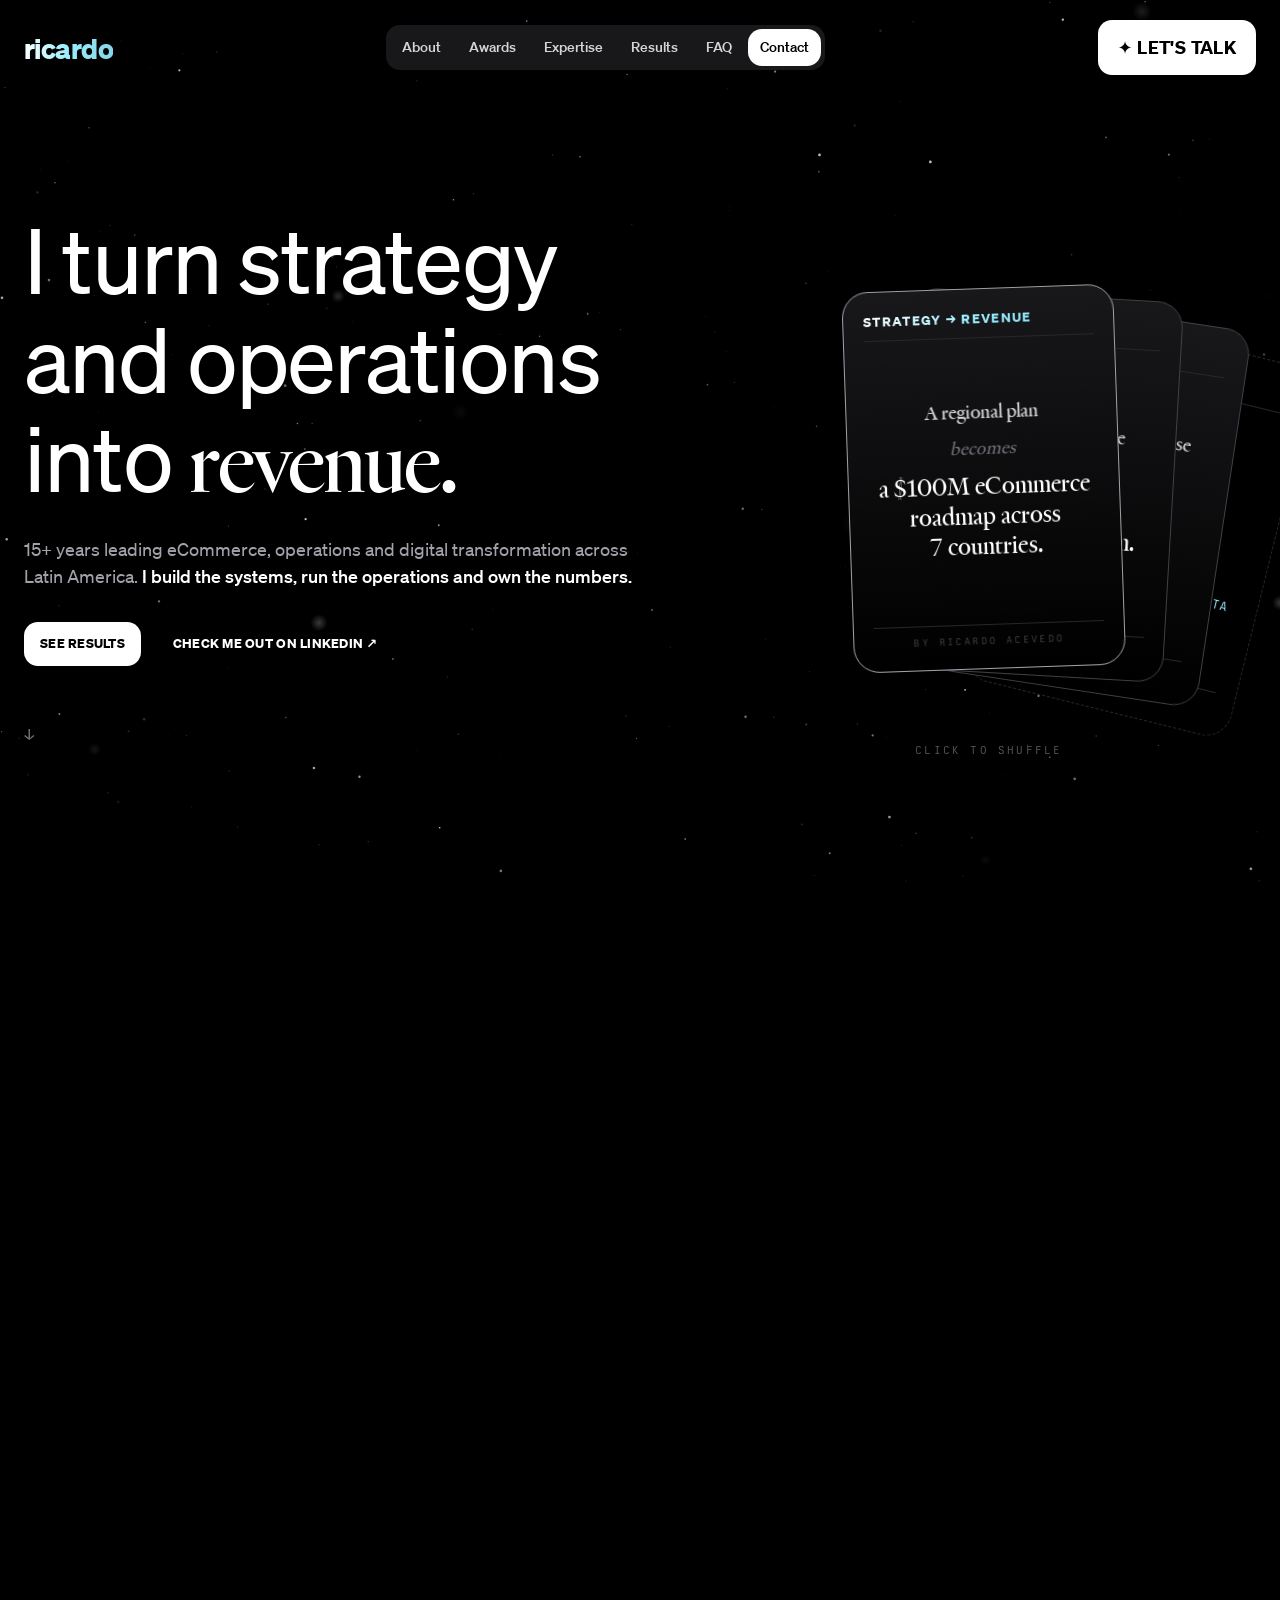
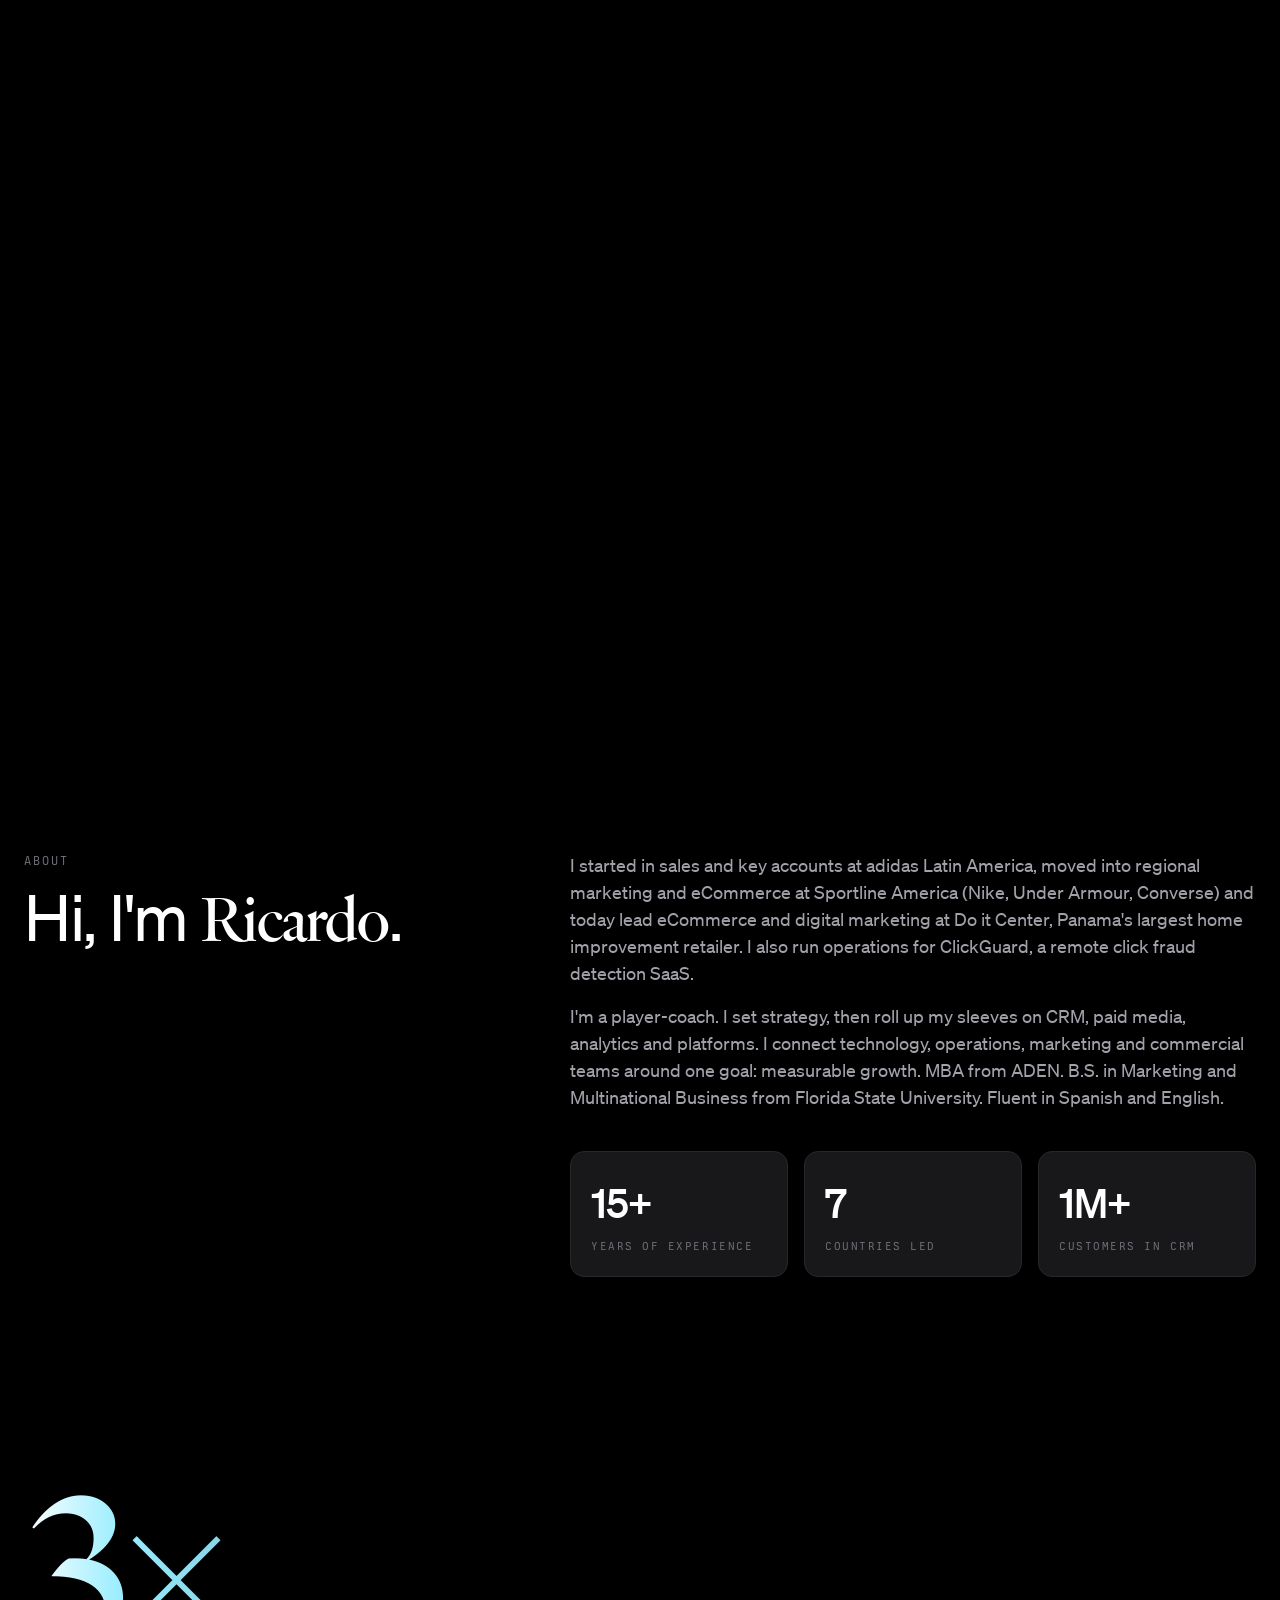
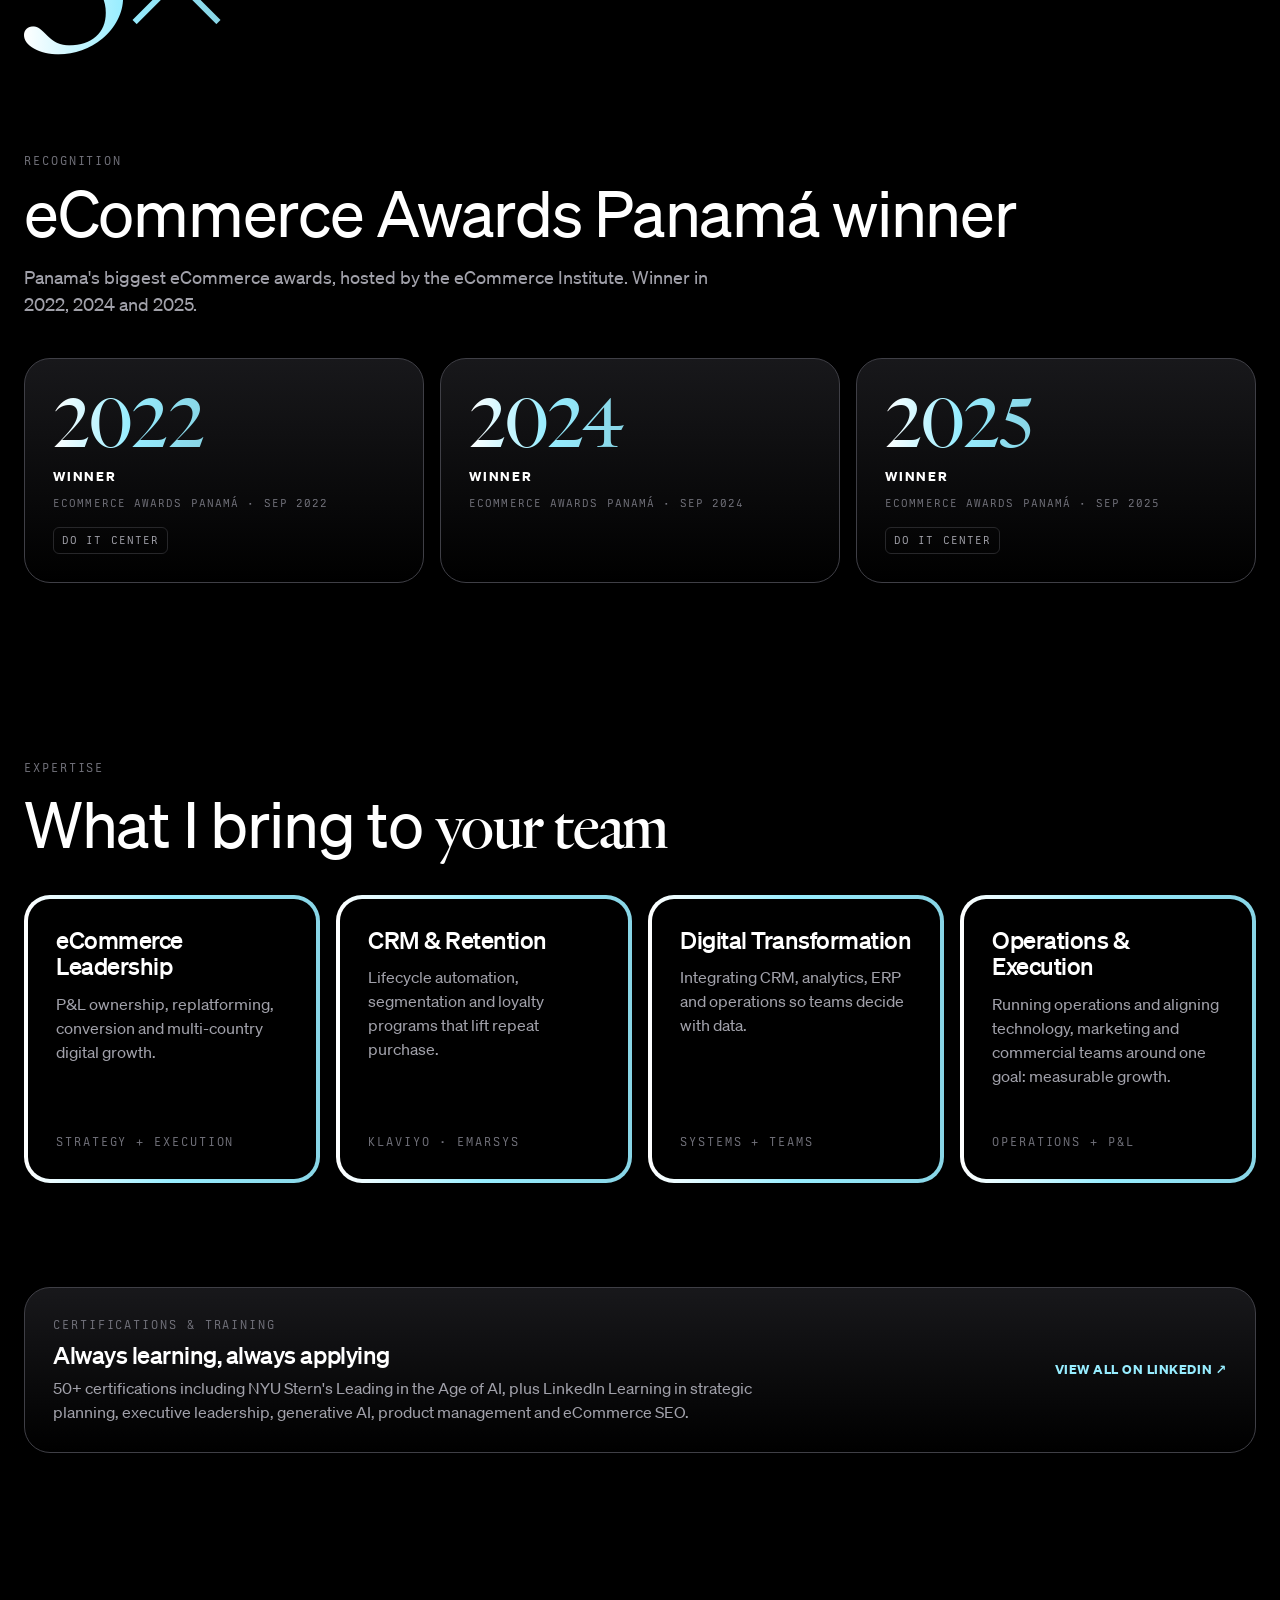
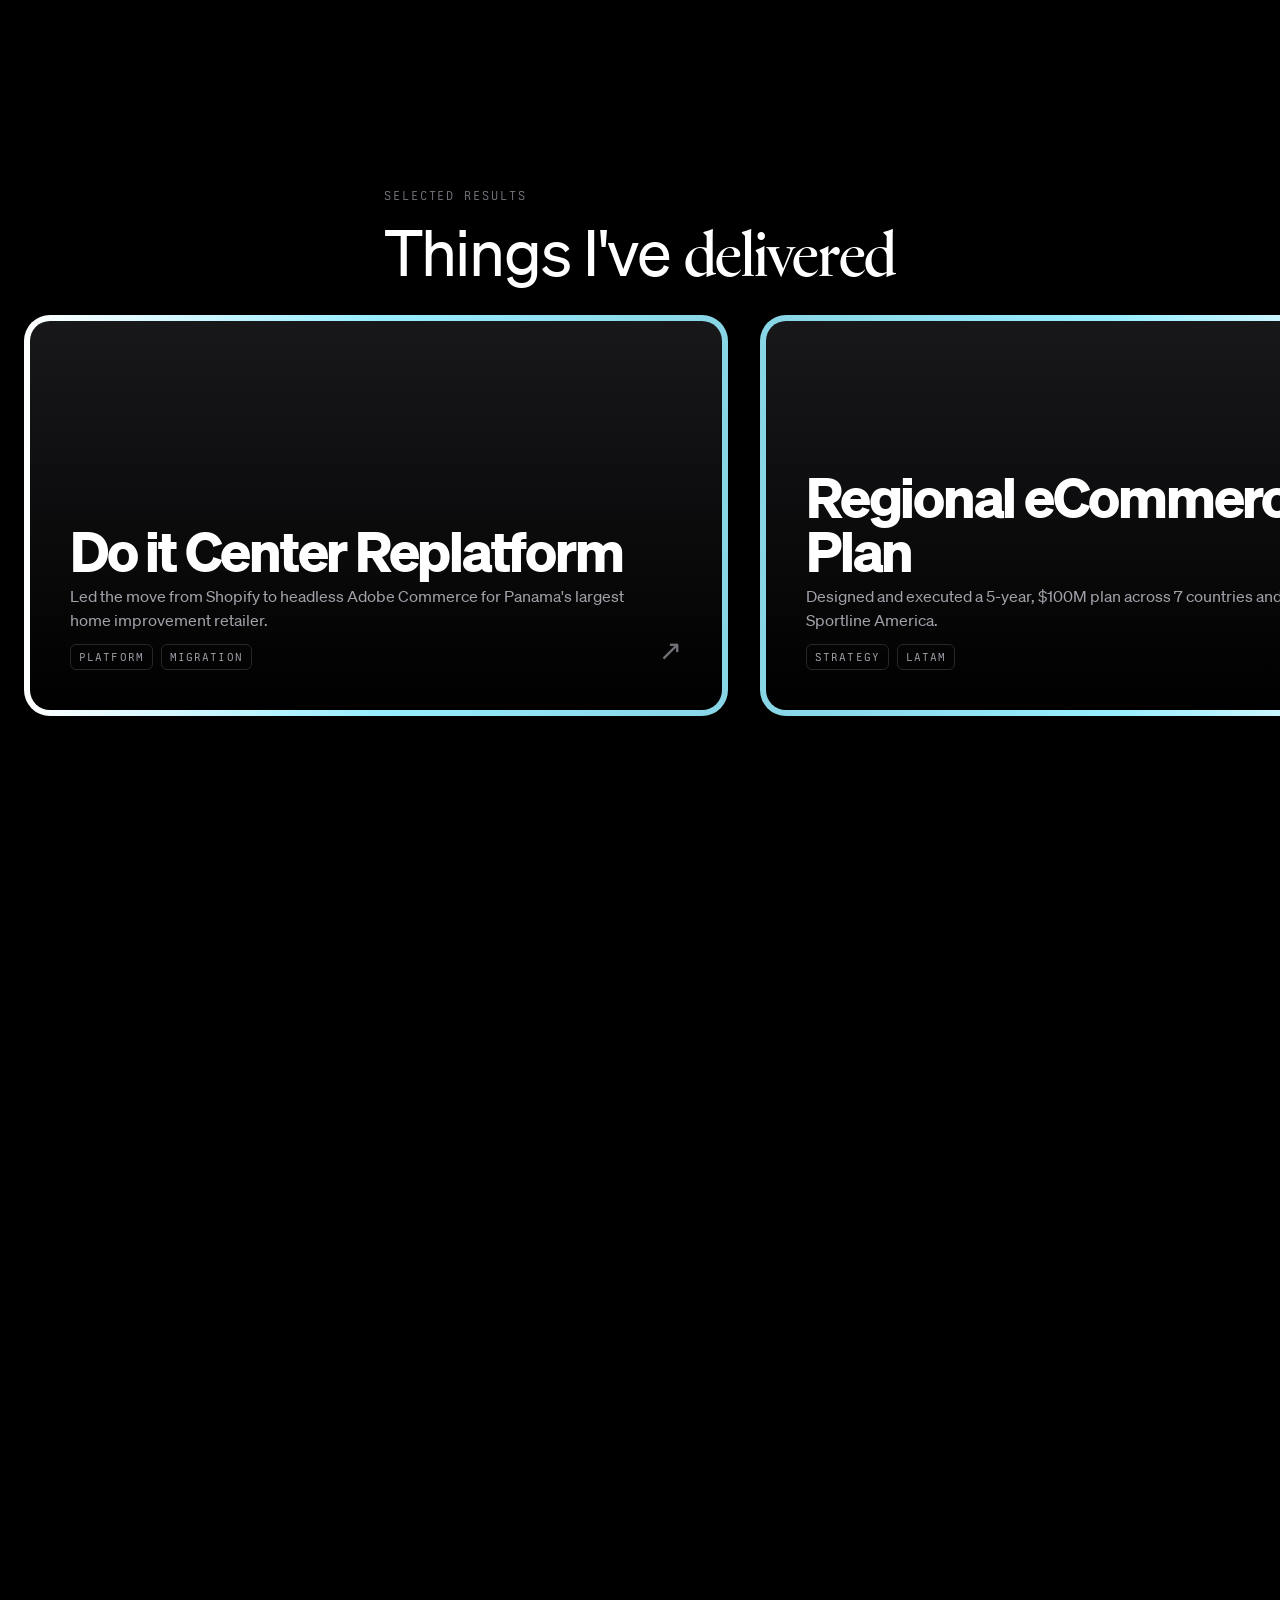
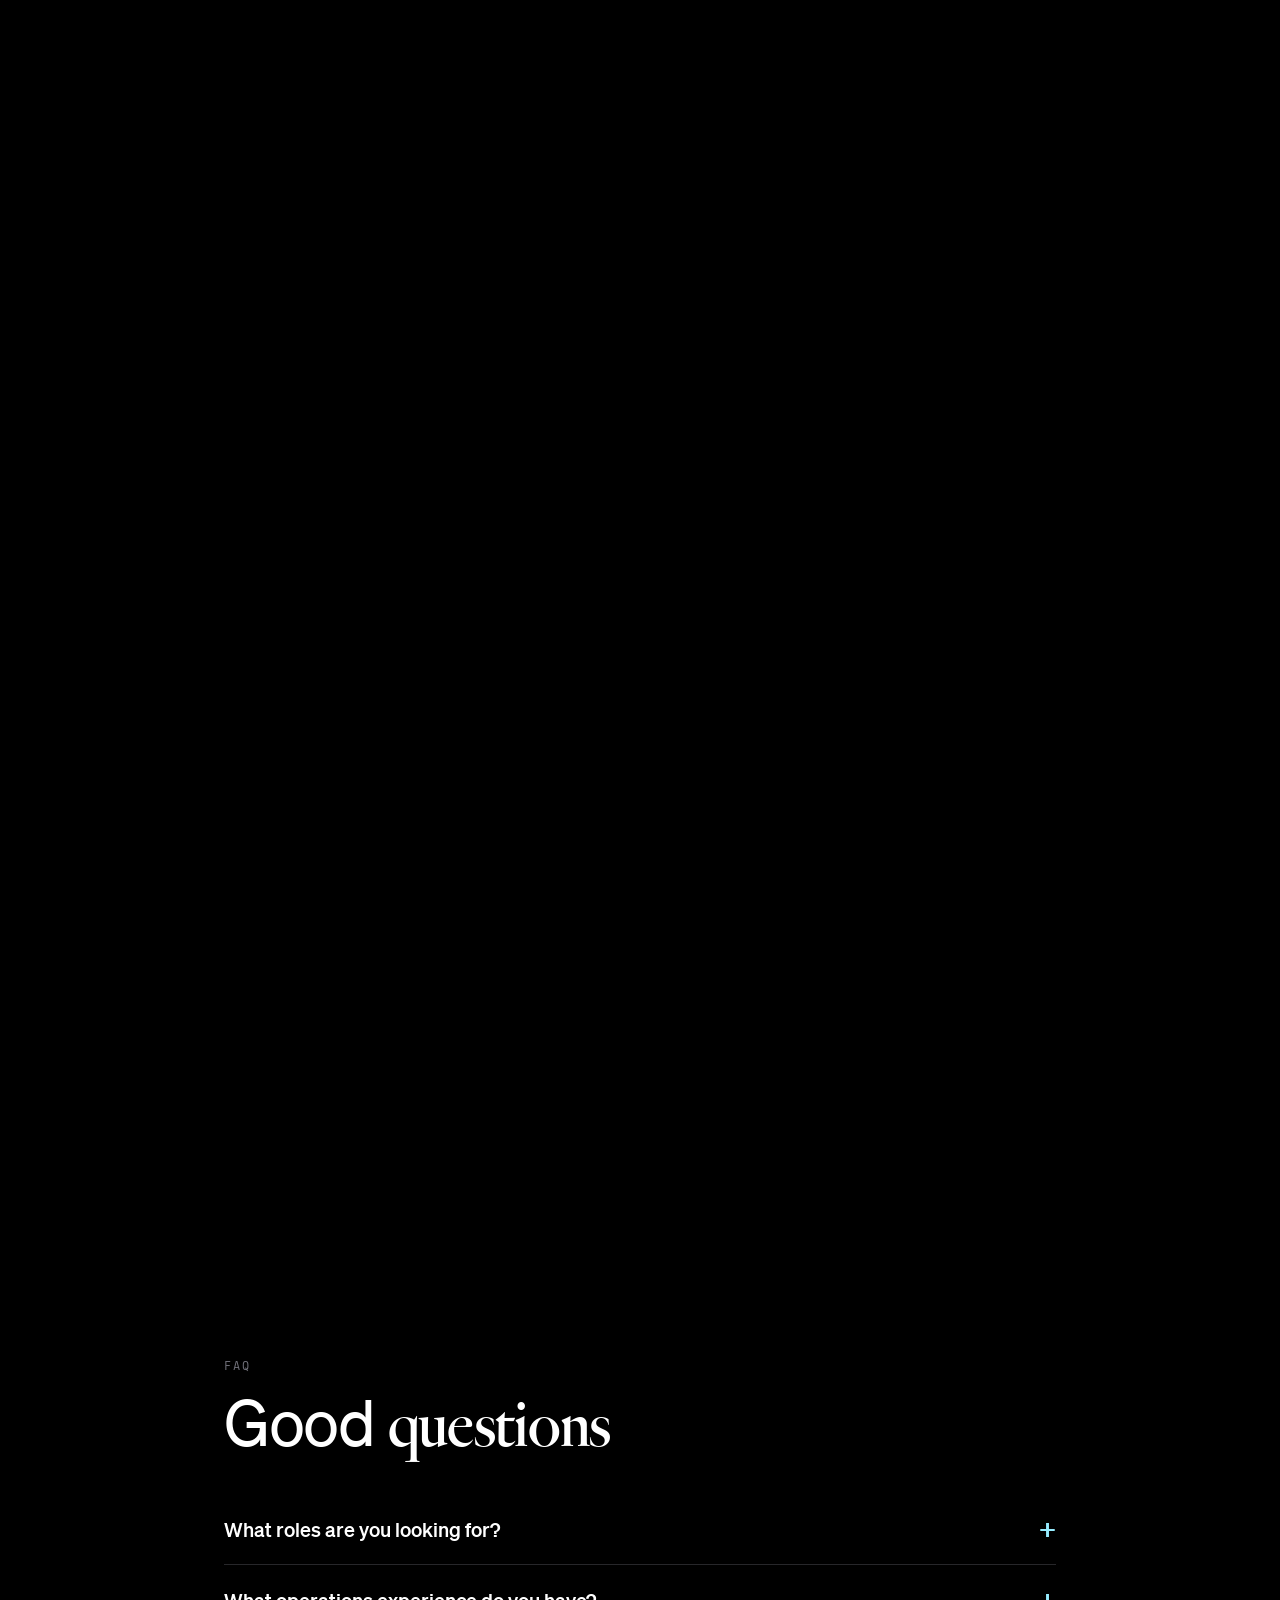
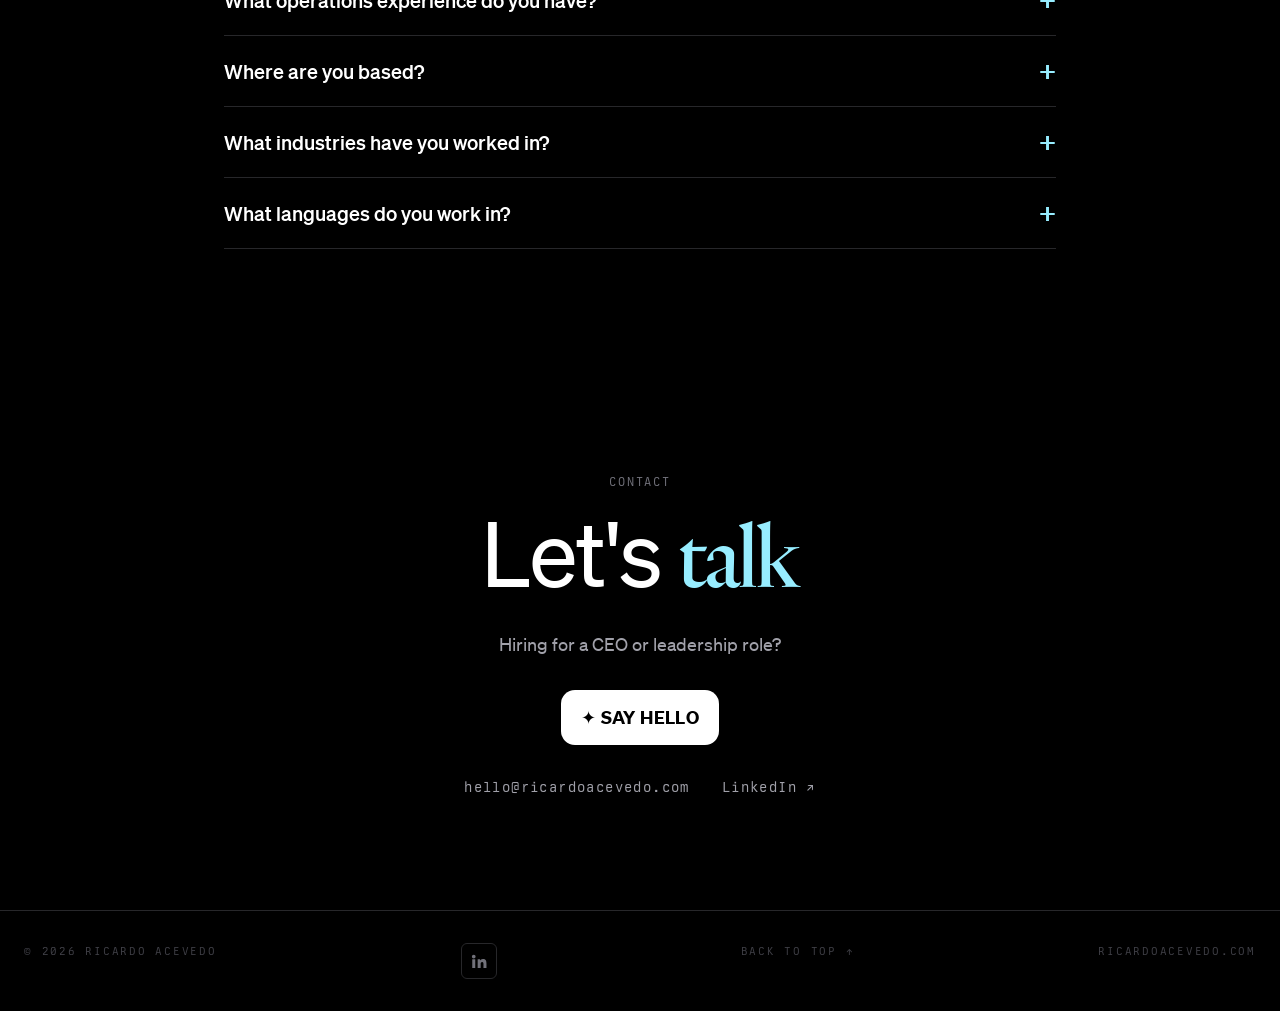
<file: index.html>
<!doctype html>
<html lang="en">
<head>
<meta charset="utf-8">
<meta name="viewport" content="width=device-width,initial-scale=1">
<title>Ricardo Acevedo | eCommerce, Digital &amp; Operations Leader</title>
<meta name="description" content="eCommerce, digital and operations leader seeking a CEO role. 15+ years scaling revenue, CRM and platforms across Latin America. 3x eCommerce Awards Panamá winner.">
<link rel="canonical" href="https://ricardoacevedo.com/">
<meta property="og:type" content="website">
<meta property="og:title" content="Ricardo Acevedo | eCommerce, Digital &amp; Operations Leader">
<meta property="og:description" content="eCommerce, digital and operations leader seeking a CEO role. 15+ years scaling revenue, CRM and platforms across Latin America. 3x eCommerce Awards Panamá winner.">
<meta property="og:url" content="https://ricardoacevedo.com/">
<meta name="theme-color" content="#000000">
<link rel="icon" href="data:image/svg+xml,%3Csvg xmlns='http://www.w3.org/2000/svg' viewBox='0 0 64 64'%3E%3Crect width='64' height='64' rx='14' fill='%23000'/%3E%3Ctext x='32' y='44' font-size='36' font-family='sans-serif' font-weight='700' text-anchor='middle' fill='%2397edff'%3Era%3C/text%3E%3C/svg%3E">
<link rel="preload" href="fonts/Sohne-Regular.woff2" as="font" type="font/woff2" crossorigin>
<link rel="stylesheet" href="styles.css?v=7">
</head>
<body>
<canvas id="stars" aria-hidden="true"></canvas>

<header>
  <a href="#top" class="logo" aria-label="Ricardo Acevedo, home">ricardo</a>
  <nav class="pill" aria-label="Primary">
    <a href="#about" class="active">About</a>
    <a href="#awards">Awards</a>
    <a href="#services">Expertise</a>
    <a href="#work">Results</a>
    <a href="#faq">FAQ</a>
    <a href="#contact">Contact</a>
  </nav>
  <a href="#contact" class="btn btn-primary btn-start">✦ Let's talk</a>
</header>

<main id="top">
  <!-- HERO -->
  <div class="hero-track" id="heroTrack">
  <section class="hero" id="hero">
    <div class="wrap grid">
      <div>
        <h1>I turn strategy and operations into <span class="serif-d">revenue.</span></h1>
        <p class="lead">15+ years leading eCommerce, operations and digital transformation across Latin America. <strong>I build the systems, run the operations and own the numbers.</strong></p>
        <div class="cta">
          <a href="#work" class="btn btn-primary">See results</a>
          <a href="https://www.linkedin.com/in/ricardoacevedo/" target="_blank" rel="noopener noreferrer" class="btn btn-ghost">Check me out on LinkedIn ↗</a>
        </div>
        <a href="#about" class="scroll-cue" aria-label="Scroll down">↓</a>
      </div>
      <div class="fan" id="fan" role="button" tabindex="0" aria-label="Shuffle the cards">
        <div class="card" data-i="0"><div class="card-in">
          <span class="tag">Strategy → Revenue</span>
          <div class="body"><span class="dim">A regional plan</span><span class="serif">becomes</span><span class="big">a $100M eCommerce roadmap across 7 countries.</span></div>
          <span class="foot">by ricardo acevedo</span>
        </div></div>
        <div class="card" data-i="1"><div class="card-in">
          <span class="tag">Replatform</span>
          <div class="body"><span class="dim">A legacy Shopify store</span><span class="serif">becomes</span><span class="big">a headless Adobe Commerce platform.</span></div>
          <span class="foot">by ricardo acevedo</span>
        </div></div>
        <div class="card" data-i="2"><div class="card-in">
          <span class="tag">Retention</span>
          <div class="body"><span class="dim">A 1M+ contact database</span><span class="serif">becomes</span><span class="big">a repeat-purchase engine.</span><span class="stat-line">22% → 31%</span></div>
          <span class="foot">by ricardo acevedo</span>
        </div></div>
        <div class="card" data-i="3"><div class="card-in">
          <span class="tag">Scale</span>
          <div class="body"><span class="dim">Ad spend</span><span class="serif">becomes</span><span class="big">profit.</span><span class="stat-line">8× ROAS on Google and Meta</span></div>
          <span class="foot">by ricardo acevedo</span>
        </div></div>
        <span class="hint" aria-hidden="true">Click to shuffle</span>
      </div>
    </div>
  </section>

  </div>

  <!-- ABOUT -->
  <section id="about">
    <div class="wrap about">
      <div class="reveal">
        <p class="eyebrow">About</p>
        <h2>Hi, I'm <span class="serif-d">Ricardo</span>.</h2>
      </div>
      <div class="reveal">
        <p class="lead">I started in sales and key accounts at adidas Latin America, moved into regional marketing and eCommerce at Sportline America (Nike, Under Armour, Converse) and today lead eCommerce and digital marketing at Do it Center, Panama's largest home improvement retailer. I also run operations for ClickGuard, a remote click fraud detection SaaS.</p>
        <p class="lead">I'm a player-coach. I set strategy, then roll up my sleeves on CRM, paid media, analytics and platforms. I connect technology, operations, marketing and commercial teams around one goal: measurable growth. MBA from ADEN. B.S. in Marketing and Multinational Business from Florida State University. Fluent in Spanish and English.</p>
        <div class="stats">
          <div class="stat"><b>15+</b><span>Years of experience</span></div>
          <div class="stat"><b>7</b><span>Countries led</span></div>
          <div class="stat"><b>1M+</b><span>Customers in CRM</span></div>
        </div>
      </div>
    </div>
  </section>

  <!-- AWARDS -->
  <section id="awards" class="awards">
    <div class="wrap">
      <div class="awards-head reveal">
        <div class="awards-count" aria-hidden="true">3×</div>
        <div>
          <p class="eyebrow">Recognition</p>
          <h2>eCommerce Awards Panamá winner</h2>
          <p class="lead">Panama's biggest eCommerce awards, hosted by the eCommerce Institute. Winner in 2022, 2024 and 2025.</p>
        </div>
      </div>
      <div class="medals">
        <a class="medal reveal" href="https://www.linkedin.com/in/ricardoacevedo/details/honors/" target="_blank" rel="noopener noreferrer"><span class="medal-year">2022</span><span class="medal-t">Winner</span><span class="medal-s">eCommerce Awards Panamá · Sep 2022</span><span class="chip">Do it Center</span></a>
        <a class="medal reveal" href="https://www.linkedin.com/in/ricardoacevedo/details/honors/" target="_blank" rel="noopener noreferrer"><span class="medal-year">2024</span><span class="medal-t">Winner</span><span class="medal-s">eCommerce Awards Panamá · Sep 2024</span></a>
        <a class="medal reveal" href="https://www.linkedin.com/in/ricardoacevedo/details/honors/" target="_blank" rel="noopener noreferrer"><span class="medal-year">2025</span><span class="medal-t">Winner</span><span class="medal-s">eCommerce Awards Panamá · Sep 2025</span><span class="chip">Do it Center</span></a>
      </div>
    </div>
  </section>

  <!-- EXPERTISE -->
  <section id="services">
    <div class="wrap">
      <p class="eyebrow reveal">Expertise</p>
      <h2 class="reveal">What I bring to <span class="serif-d">your team</span></h2>
      <div class="cards3">
        <article class="svc reveal"><div><h3>eCommerce Leadership</h3><p>P&amp;L ownership, replatforming, conversion and multi-country digital growth.</p><span class="eyebrow">Strategy + Execution</span></div></article>
        <article class="svc reveal"><div><h3>CRM &amp; Retention</h3><p>Lifecycle automation, segmentation and loyalty programs that lift repeat purchase.</p><span class="eyebrow">Klaviyo · Emarsys</span></div></article>
        <article class="svc reveal"><div><h3>Digital Transformation</h3><p>Integrating CRM, analytics, ERP and operations so teams decide with data.</p><span class="eyebrow">Systems + Teams</span></div></article>
        <article class="svc reveal"><div><h3>Operations &amp; Execution</h3><p>Running operations and aligning technology, marketing and commercial teams around one goal: measurable growth.</p><span class="eyebrow">Operations + P&amp;L</span></div></article>
      </div>
      <div class="cert reveal">
        <div>
          <p class="eyebrow">Certifications &amp; training</p>
          <h3>Always learning, always applying</h3>
          <p>50+ certifications including NYU Stern's Leading in the Age of AI, plus LinkedIn Learning in strategic planning, executive leadership, generative AI, product management and eCommerce SEO.</p>
        </div>
        <a class="cert-link" href="https://www.linkedin.com/in/ricardoacevedo/details/certifications/" target="_blank" rel="noopener noreferrer">View all on LinkedIn ↗</a>
      </div>
    </div>
  </section>

  <!-- RESULTS -->
  <div class="work-track" id="workTrack">
    <section id="work" class="work-pin">
      <div class="wrap work-head">
        <p class="eyebrow">Selected results</p>
        <h2>Things I've <span class="serif-d">delivered</span></h2>
      </div>
      <div class="rail" id="rail">
        <a href="https://linkedin.com/in/ricardoacevedo" target="_blank" rel="noopener noreferrer" class="frame"><div class="frame-in"><div class="frame-txt"><h3>Do it Center Replatform</h3><p>Led the move from Shopify to headless Adobe Commerce for Panama's largest home improvement retailer.</p><div class="chips"><span class="chip">Platform</span><span class="chip">Migration</span></div></div><span class="arrow">↗</span></div></a>
        <a href="https://linkedin.com/in/ricardoacevedo" target="_blank" rel="noopener noreferrer" class="frame"><div class="frame-in"><div class="frame-txt"><h3>Regional eCommerce Plan</h3><p>Designed and executed a 5-year, $100M plan across 7 countries and 15 sites at Sportline America.</p><div class="chips"><span class="chip">Strategy</span><span class="chip">LATAM</span></div></div><span class="arrow">↗</span></div></a>
        <a href="https://linkedin.com/in/ricardoacevedo" target="_blank" rel="noopener noreferrer" class="frame"><div class="frame-in"><div class="frame-txt"><h3>CRM Retention Engine</h3><p>Lifted repeat-purchase rate from 22% to 31% and conversion 22% on a 1M+ contact base.</p><div class="chips"><span class="chip">CRM</span><span class="chip">Lifecycle</span></div></div><span class="arrow">↗</span></div></a>
        <a href="https://linkedin.com/in/ricardoacevedo" target="_blank" rel="noopener noreferrer" class="frame"><div class="frame-in"><div class="frame-txt"><h3>Paid Media at Scale</h3><p>Scaled Google and Meta Ads to a consistent 8× ROAS while improving gross margin.</p><div class="chips"><span class="chip">Growth</span><span class="chip">Performance</span></div></div><span class="arrow">↗</span></div></a>
      </div>
    </section>
  </div>

  <!-- FAQ -->
  <section id="faq">
    <div class="wrap faq">
      <p class="eyebrow reveal">FAQ</p>
      <h2 class="reveal">Good <span class="serif-d">questions</span></h2>
      <div class="reveal">
        <details><summary>What roles are you looking for?</summary><p>CEO and executive roles, plus Director-level and above in eCommerce, digital, marketing or operations. Regional scope is a plus.</p></details>
        <details><summary>What operations experience do you have?</summary><p>I run operations for ClickGuard, a remote click fraud detection SaaS. Across retail and eCommerce I connect technology, operations, marketing and commercial teams around measurable growth.</p></details>
        <details><summary>Where are you based?</summary><p>Panama City. Open to remote, hybrid and regional roles across Latin America and the US.</p></details>
        <details><summary>What industries have you worked in?</summary><p>Sportswear, retail, home improvement, consumer goods and SaaS.</p></details>
        <details><summary>What languages do you work in?</summary><p>Spanish and English, fully fluent in both.</p></details>
      </div>
    </div>
  </section>

  <!-- CONTACT -->
  <section id="contact" class="contact">
    <div class="wrap">
      <p class="eyebrow reveal">Contact</p>
      <h2 class="reveal">Let's <span class="serif-d">talk</span></h2>
      <p class="lead reveal">Hiring for a CEO or leadership role?</p>
      <div class="reveal">
        <a class="btn btn-primary btn-start" href="mailto:hello@ricardoacevedo.com">✦ Say hello</a>
        <div class="contact-links">
          <a class="mail" href="mailto:hello@ricardoacevedo.com">hello@ricardoacevedo.com</a>
          <a class="mail" href="https://linkedin.com/in/ricardoacevedo" target="_blank" rel="noopener noreferrer">LinkedIn ↗</a>
        </div>
      </div>
    </div>
  </section>
</main>

<footer>
  <div class="wrap">
    <span>© <span id="yr">2026</span> Ricardo Acevedo</span>
    <a class="social" href="https://www.linkedin.com/in/ricardoacevedo/" target="_blank" rel="noopener noreferrer" aria-label="Ricardo Acevedo on LinkedIn"><svg viewBox="0 0 24 24" width="18" height="18" fill="currentColor" aria-hidden="true"><path d="M4.98 3.5a2.5 2.5 0 1 1 0 5 2.5 2.5 0 0 1 0-5ZM3 9.75h4v11.5H3V9.75Zm6.5 0h3.83v1.57h.06c.53-1 1.84-2.07 3.78-2.07 4.04 0 4.78 2.66 4.78 6.12v5.88h-4v-5.2c0-1.24-.02-2.84-1.73-2.84-1.73 0-2 1.35-2 2.75v5.29h-4V9.75Z"/></svg></a>
    <span><a href="#top">Back to top ↑</a></span>
    <span>ricardoacevedo.com</span>
  </div>
</footer>
<script>document.getElementById('yr').textContent=new Date().getFullYear()</script>
<script src="script.js?v=7"></script>
</body>
</html>
</file>
<file: styles.css>
@font-face{font-family:"Sohne";src:url("fonts/Sohne-Regular.woff2") format("woff2");font-weight:400;font-display:swap}
@font-face{font-family:"Sohne";src:url("fonts/Sohne-500.woff2") format("woff2");font-weight:500;font-display:swap}
@font-face{font-family:"Sohne";src:url("fonts/Sohne-700.woff2") format("woff2");font-weight:700;font-display:swap}
@font-face{font-family:"Heldane";src:url("fonts/Heldane-Regular.woff2") format("woff2");font-weight:400;font-display:swap}
@font-face{font-family:"Heldane Display";src:url("fonts/HeldaneDisplay-Regular.woff2") format("woff2");font-weight:400;font-display:swap}
@font-face{font-family:"Berkeley";src:url("fonts/Berkeley-Regular.woff2") format("woff2");font-weight:400;font-display:swap}

:root{
  --black:#000;--white:#fff;
  --g900:#18181b;--g800:#27272a;--g700:#3f3f46;--g600:#52525b;--g500:#71717a;--g400:#a1a1aa;--g300:#d4d4d8;--g200:#e4e4e7;
  --pink:#ffacab;--yellow:#ffea9e;--blue:#97edff;--green:#b1ff9e;--purple:#e0a4ff;--orange:#ffbd9e;
  --sans:"Sohne",system-ui,sans-serif;--serif:"Heldane",Georgia,serif;--serif-d:"Heldane Display",Georgia,serif;--mono:"Berkeley",ui-monospace,monospace;
  --r-sm:.375rem;--r-md:.875rem;--r-lg:1.625rem;
  --ice:linear-gradient(90deg,#ffffff,#97edff,#88d5e6);
  --ease-out:cubic-bezier(0,0,.2,1);--ease-in:cubic-bezier(.4,0,1,1);
  --pad:24px;
}
*{box-sizing:border-box;margin:0}
html{scroll-behavior:smooth;scroll-padding-top:96px}
body{background:var(--black);color:var(--white);font-family:var(--sans);font-size:1rem;line-height:1.5;-webkit-font-smoothing:antialiased;overflow-x:hidden}
a{color:inherit;text-decoration:none}
:focus-visible{outline:2px solid var(--blue);outline-offset:4px;border-radius:var(--r-sm)}
#stars{position:fixed;inset:0;width:100%;height:100%;z-index:0;pointer-events:none}
main,header,footer{position:relative;z-index:5}
.wrap{max-width:1536px;margin:0 auto;padding:0 var(--pad)}

/* header */
header{position:fixed;top:0;left:0;right:0;z-index:50;display:flex;align-items:center;justify-content:space-between;padding:20px var(--pad)}
.logo{font-weight:700;font-size:28px;letter-spacing:-.02em;line-height:1;background:var(--ice);-webkit-background-clip:text;background-clip:text;color:transparent}
.pill{display:flex;gap:4px;padding:4px;background:var(--g900);border-radius:var(--r-md)}
.pill a{padding:8px 12px;border-radius:var(--r-md);font-weight:500;font-size:14px;color:var(--g300);transition:background .15s var(--ease-in),color .15s var(--ease-in)}
.pill a:hover{color:var(--white)}
.pill a.active{background:var(--white);color:var(--black)}
.btn{display:inline-flex;align-items:center;gap:8px;padding:12px 16px;border-radius:var(--r-md);font-weight:700;font-size:13px;letter-spacing:.02em;text-transform:uppercase;transition:opacity .15s var(--ease-in),transform .2s var(--ease-out)}
.btn-primary{background:var(--white);color:var(--black)}
.btn-primary:hover{opacity:.9;transform:translateY(-2px)}
.btn-ghost{color:var(--white)}
.btn-ghost:hover{color:var(--blue)}
.btn-start{font-size:18px;padding:14px 20px}
@media(max-width:760px){.pill{display:none}}

/* type */
.eyebrow{font-family:var(--mono);font-size:12px;letter-spacing:.16em;text-transform:uppercase;color:var(--g500)}
h1,h2,h3{font-weight:400;line-height:1.1;letter-spacing:-.02em}
h1{font-size:clamp(44px,7vw,96px)}
h2{font-size:clamp(36px,5vw,64px);margin:12px 0 32px}
h3{font-size:24px;font-weight:500}
.lead{font-size:18px;color:var(--g400);max-width:720px}
.lead strong{color:var(--white);font-weight:500}
.serif{font-family:var(--serif);font-style:italic;color:var(--g500)}
.serif-d{font-family:var(--serif-d)}
section{padding:112px 0;scroll-margin-top:0}

/* hero */
.hero-track{height:260vh;position:relative}
.hero{position:sticky;top:0;height:100vh;overflow:hidden;display:flex;align-items:center;padding:96px 0 40px}
.hero .copy{will-change:transform,opacity}
.hero .grid{display:grid;grid-template-columns:1.2fr 1fr;gap:56px;align-items:center}
.badges{display:flex;flex-wrap:wrap;gap:12px;margin-bottom:20px}
.badge{display:flex;align-items:center;gap:8px;padding:6px 12px;border:1px solid var(--g800);border-radius:var(--r-sm);background:var(--black);font-weight:700;font-size:11px;letter-spacing:.14em;text-transform:uppercase;color:var(--g400)}
.hero p.lead{margin:24px 0 32px}
.cta{display:flex;gap:16px;align-items:center;flex-wrap:wrap}
@media(max-width:960px){.hero .grid{grid-template-columns:1fr;gap:0}.fan{order:-1;height:340px;--sc:.15}.hero{padding-top:80px}.hero h1{font-size:40px}}

/* card fan */
@property --i{syntax:"<number>";inherits:true;initial-value:0}
@property --h{syntax:"<number>";inherits:true;initial-value:0}
.fan{--p:0;--sc:.62;--h:0;position:relative;height:560px;perspective:1200px;cursor:pointer;transition:--h .5s var(--ease-out);-webkit-tap-highlight-color:transparent}
.fan:hover,.fan:focus-visible{--h:1}
.card{--i:0;position:absolute;top:50%;left:50%;width:272px;aspect-ratio:5/7;margin:-190px 0 0 -136px;transform-origin:50% 90%;transition:--i .55s cubic-bezier(.2,.9,.25,1.1);will-change:transform;
  transform:
    rotate(calc(-2deg + var(--i)*5.3deg + var(--p)*1deg*max(27 - 30*var(--i),7.3*var(--i)) + var(--h)*var(--i)*3deg))
    translate(calc(var(--i)*40px + var(--p)*1px*max(50,90*var(--i) - 10) + var(--h)*var(--i)*24px),calc(var(--i)*4px + var(--p)*1px*max(10,13*var(--i))))
    scale(calc(1 + var(--p)*var(--sc)*max(0,1 - var(--i))))}
.card-in{width:100%;height:100%;border-radius:var(--r-lg);padding:20px;display:flex;flex-direction:column;border:1px solid var(--g700);background:linear-gradient(to bottom,var(--g900),var(--black));transition:transform .25s var(--ease-out),border-color .25s var(--ease-out);transform:perspective(900px) rotateX(var(--ty,0deg)) rotateY(var(--tx,0deg))}
.card.dashed .card-in{border-style:dashed;border-color:var(--g800);background:var(--black)}
.card.front .card-in{border-color:var(--g400)}
.fan:hover .card.front .card-in{border-color:var(--blue)}
.fan:active .card.front .card-in{transform:perspective(900px) scale(.96)}
.card .tag{font-weight:700;font-size:13px;letter-spacing:.1em;text-transform:uppercase;padding-bottom:8px;border-bottom:1px solid var(--g800);background:var(--ice);-webkit-background-clip:text;background-clip:text;color:transparent}
.card .body{flex:1;display:flex;flex-direction:column;align-items:center;justify-content:center;text-align:center;gap:10px;padding:8px 0}
.card .body .serif{font-size:18px}
.card .body .big{font-family:var(--serif-d);font-size:25px;color:var(--white);line-height:1.2;text-wrap:balance}
.card .body .stat-line{margin-top:6px;font-family:var(--mono);font-size:12px;letter-spacing:.1em;text-transform:uppercase;color:var(--blue)}
.card .body .dim{font-family:var(--serif-d);font-size:20px;line-height:1.2;color:var(--g300);text-wrap:balance}
.card .foot{border-top:1px solid var(--g800);padding-top:8px;text-align:center;font-family:var(--mono);font-size:10px;letter-spacing:.24em;text-transform:uppercase;color:var(--g700)}
.card.flying{transition:none}
.card.flying .card-in{animation:flyOut .32s var(--ease-in) forwards}
.card.landing .card-in{animation:flyIn .45s var(--ease-out)}
@keyframes flyOut{to{transform:translateX(130%) rotate(18deg);opacity:0}}
@keyframes flyIn{from{opacity:0;transform:scale(.9)}to{opacity:1}}
.card.front{animation:floatingLeft 6s ease-in-out infinite}
.hint{position:absolute;left:0;right:0;bottom:0;text-align:center;font-family:var(--mono);font-size:11px;letter-spacing:.2em;text-transform:uppercase;color:var(--g600);transition:color .2s}
.fan:hover .hint{color:var(--blue)}
@keyframes floatingLeft{0%,100%{translate:0 .75rem}50%{translate:0 -.75rem}}
@keyframes bounceY{0%,100%{transform:translateY(-.625rem);animation-timing-function:cubic-bezier(.8,0,1,1)}50%{transform:none;animation-timing-function:cubic-bezier(0,0,.2,1)}}
.scroll-cue{display:inline-block;margin-top:56px;color:var(--g500);animation:bounceY 1.5s infinite}

/* about */
.about{display:grid;grid-template-columns:1fr 1.4fr;gap:56px}
.stats{display:grid;grid-template-columns:repeat(3,1fr);gap:16px;margin-top:40px}
.stat{border:1px solid var(--g800);border-radius:var(--r-md);padding:20px;background:var(--g900)}
.stat b{display:block;font-size:40px;font-weight:500;letter-spacing:-.02em}
.stat span{font-family:var(--mono);font-size:11px;letter-spacing:.14em;text-transform:uppercase;color:var(--g500)}
@media(max-width:860px){.about{grid-template-columns:1fr}}

/* services */
.cards3{display:grid;grid-template-columns:repeat(auto-fit,minmax(280px,1fr));gap:16px}
.svc{padding:4px;border-radius:var(--r-lg);background:var(--ice);transition:transform .3s var(--ease-out)}
.svc:hover{transform:translateY(-8px)}
.svc>div{background:var(--black);border-radius:calc(var(--r-lg) - 4px);padding:28px;height:100%;display:flex;flex-direction:column;gap:12px;min-height:280px}
.svc p{color:var(--g400)}
.svc .eyebrow{margin-top:auto}

/* work: pinned horizontal rail */
.work-track{height:320vh;position:relative}
.work-pin{position:sticky;top:0;height:100vh;padding:112px 0 40px;display:flex;flex-direction:column;justify-content:center;overflow:hidden}
.work-head h2{margin-bottom:24px}
.rail{display:flex;gap:32px;padding:0 var(--pad);will-change:transform;width:max-content}
.frame{flex:0 0 min(704px,86vw);padding:6px;border-radius:var(--r-lg);background:var(--ice);transition:transform .4s var(--ease-out)}
.frame:nth-child(even){background:linear-gradient(to left,#ffffff,#97edff,#88d5e6)}
.frame:hover{transform:translateY(-8px) rotate(-1deg)}
.frame-in{aspect-ratio:16/9;display:flex;justify-content:space-between;align-items:flex-end;gap:16px;padding:40px;border-radius:calc(var(--r-lg) - 6px);background:linear-gradient(to bottom,var(--g900),var(--black))}
.frame h3{font-size:clamp(32px,5vw,56px);font-weight:700;letter-spacing:-.04em;line-height:.95;margin-bottom:8px}
.frame p{color:var(--g400)}
.chips{display:flex;gap:8px;flex-wrap:wrap;margin-top:12px}
.chip{font-family:var(--mono);font-size:11px;letter-spacing:.1em;text-transform:uppercase;color:var(--g400);border:1px solid var(--g800);border-radius:var(--r-sm);padding:4px 8px}
.arrow{font-size:28px;color:var(--g500)}

/* faq */
.faq{max-width:880px}
details{border-bottom:1px solid var(--g800);padding:20px 0}
summary{cursor:pointer;list-style:none;display:flex;justify-content:space-between;gap:16px;font-size:20px;font-weight:500}
summary::-webkit-details-marker{display:none}
summary::after{content:"+";color:var(--blue);font-size:28px;line-height:1;transition:transform .3s var(--ease-out)}
details[open] summary::after{transform:rotate(45deg)}
details p{color:var(--g400);margin-top:12px;max-width:720px}

/* contact */
.contact{text-align:center}
.contact h2{font-size:clamp(44px,7vw,96px);margin-bottom:24px}
.contact .lead{margin:0 auto 32px}
.contact .serif-d{color:var(--blue)}
.mail{display:inline-block;margin-top:24px;font-family:var(--mono);font-size:14px;letter-spacing:.1em;color:var(--g400)}
.mail:hover{color:var(--blue)}
.contact-links{display:flex;justify-content:center;gap:32px;flex-wrap:wrap;margin-top:8px}
.lead+.lead{margin-top:16px}

/* footer */
footer{border-top:1px solid var(--g800);padding:32px 0}
footer .wrap{display:flex;justify-content:space-between;gap:16px;flex-wrap:wrap;font-family:var(--mono);font-size:11px;letter-spacing:.16em;text-transform:uppercase;color:var(--g700)}
footer a:hover{color:var(--blue)}

/* reveal */
.reveal{opacity:0;transform:translateY(40px);transition:opacity .5s var(--ease-out),transform .5s var(--ease-out)}
.reveal.visible{opacity:1;transform:none}

@media(prefers-reduced-motion:reduce){
  .hero-track,.work-track{height:auto}.hero,.work-pin{position:relative;height:auto;min-height:100vh}.rail{width:auto;flex-wrap:wrap;transform:none!important}.work-pin{overflow:visible}
  *,*::before,*::after{animation-duration:.01ms!important;animation-iteration-count:1!important;transition-duration:.01ms!important;scroll-behavior:auto!important}
  .reveal{opacity:1;transform:none}
}

/* awards */
.awards{padding:96px 0 64px}
.awards-head{display:flex;align-items:center;gap:clamp(24px,5vw,72px);margin-bottom:40px;flex-wrap:wrap}
.awards-head h2{margin:8px 0 16px}
.awards-count{font-family:var(--serif-d);font-size:clamp(120px,18vw,240px);line-height:.8;letter-spacing:-.04em;background:var(--ice);-webkit-background-clip:text;background-clip:text;color:transparent;padding-bottom:.08em}
.medals{display:grid;grid-template-columns:repeat(auto-fit,minmax(240px,1fr));gap:16px}
.medal{display:flex;flex-direction:column;align-items:flex-start;gap:8px;padding:28px;border:1px solid var(--g700);border-radius:var(--r-lg);background:linear-gradient(to bottom,var(--g900),var(--black));transition:border-color .25s var(--ease-out),transform .3s var(--ease-out)}
.medal:hover{border-color:var(--blue);transform:translateY(-8px)}
.medal-year{font-family:var(--serif-d);font-size:72px;line-height:1;background:var(--ice);-webkit-background-clip:text;background-clip:text;color:transparent}
.medal-t{font-weight:700;font-size:13px;letter-spacing:.14em;text-transform:uppercase}
.medal-s{font-family:var(--mono);font-size:11px;letter-spacing:.1em;text-transform:uppercase;color:var(--g500);margin-bottom:8px}
.badge-ice{color:var(--black);background:var(--ice);border-color:transparent}

/* certifications band */
.cert{display:flex;justify-content:space-between;align-items:center;gap:24px;flex-wrap:wrap;margin-top:104px;padding:28px;border:1px solid var(--g700);border-radius:var(--r-lg);background:linear-gradient(to bottom,var(--g900),var(--black));}
.cert h3{margin:8px 0}
.cert p:not(.eyebrow){color:var(--g400);max-width:760px}
.cert-link:hover{text-decoration:underline;text-underline-offset:4px}
.cert-link{font-weight:700;font-size:13px;letter-spacing:.04em;text-transform:uppercase;color:var(--blue);white-space:nowrap}

/* footer social */
.social{display:inline-flex;align-items:center;justify-content:center;width:36px;height:36px;border:1px solid var(--g800);border-radius:var(--r-sm);color:var(--g500);transition:color .15s,border-color .15s,transform .2s var(--ease-out)}
.social:hover{color:var(--blue);border-color:var(--blue);transform:translateY(-2px)}
</file>
